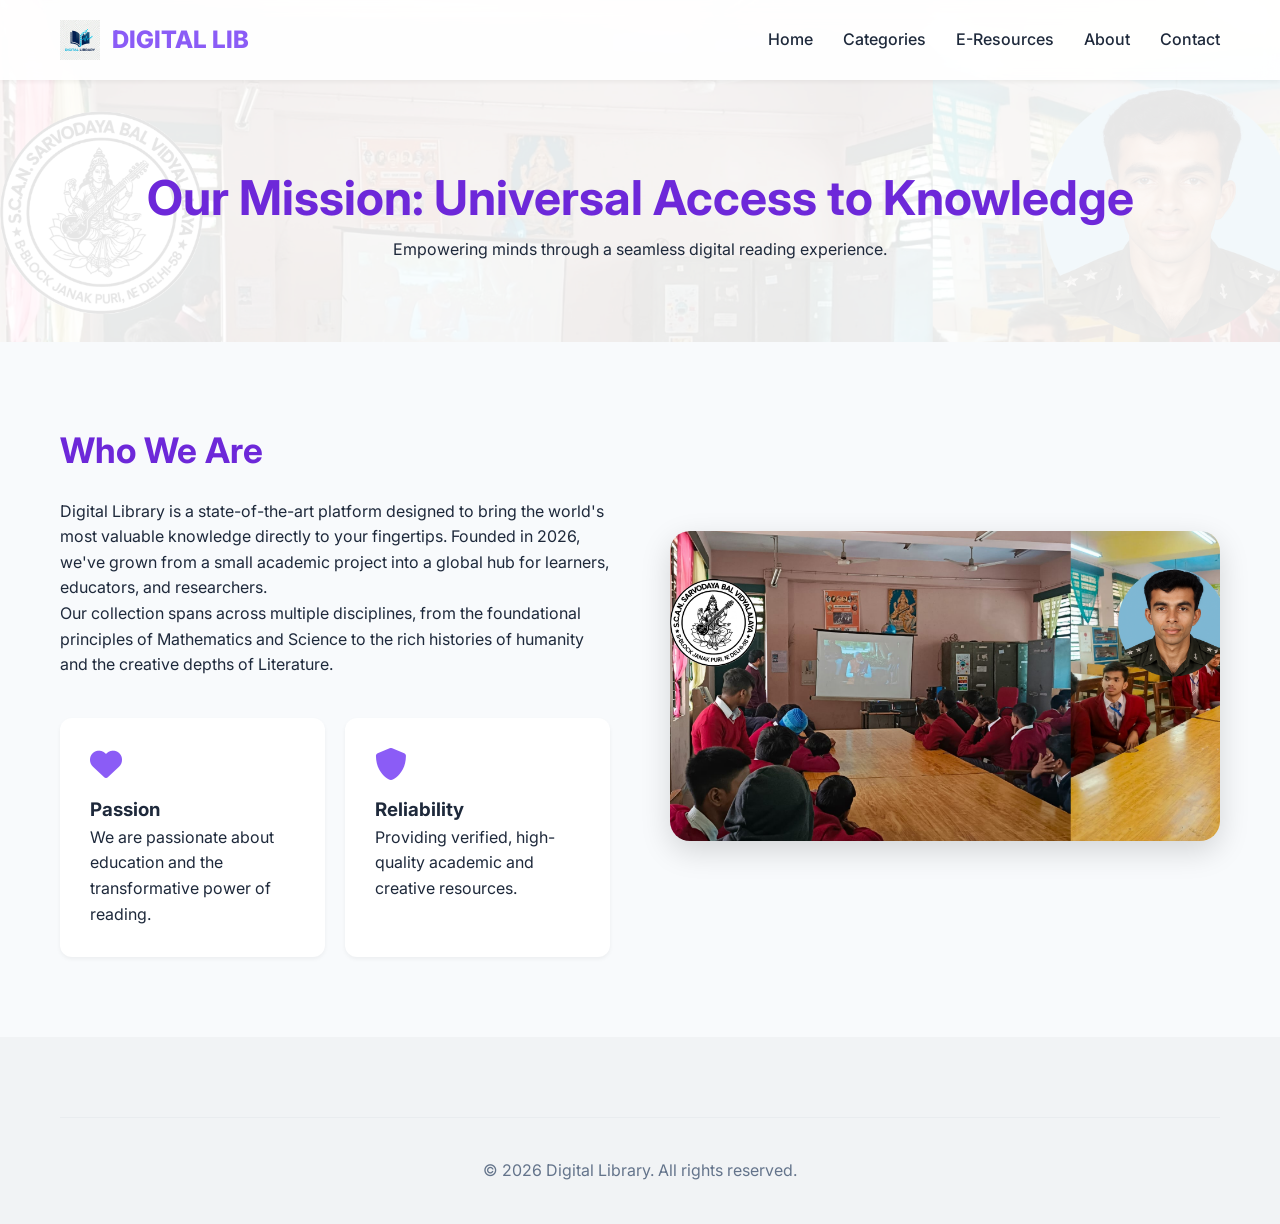
<file: about.html>
<!DOCTYPE html>
<html lang="en">

<head>
    <meta charset="UTF-8">
    <meta name="viewport" content="width=device-width, initial-scale=1.0">
    <title>About Us | Digital Library</title>
    <link rel="icon" type="image/png" href="favicon.png">
    <link href="https://fonts.googleapis.com/css2?family=Inter:wght@400;500;600;700;800&display=swap" rel="stylesheet">
    <link rel="stylesheet" href="https://cdnjs.cloudflare.com/ajax/libs/font-awesome/6.0.0/css/all.min.css">
    <link rel="stylesheet" href="assets/css/style.css">
</head>

<body>

    <nav class="navbar">
        <div class="container">
            <a href="index.html" class="logo">
                <img src="assets/images/logo.png" alt="Logo">
                <span>DIGITAL LIB</span>
            </a>
            <button class="nav-toggle"><i class="fas fa-bars"></i></button>
            <ul class="nav-links">
                <li><a href="index.html">Home</a></li>
                <li><a href="categories.html">Categories</a></li>
                <li><a href="e-resources.html">E-Resources</a></li>
                <li><a href="about.html" class="active">About</a></li>
                <li><a href="contact.html">Contact</a></li>
            </ul>
        </div>
    </nav>

    <section class="about-hero fade-in-up">
        <div class="container">
            <h1>Our Mission: Universal Access to Knowledge</h1>
            <p>Empowering minds through a seamless digital reading experience.</p>
        </div>
    </section>

    <section class="about-content">
        <div class="container">
            <div class="about-grid">
                <div class="about-text">
                    <h2>Who We Are</h2>
                    <p>Digital Library is a state-of-the-art platform designed to bring the world's most valuable
                        knowledge directly to your fingertips. Founded in 2026, we've grown from a small academic
                        project into a global hub for learners, educators, and researchers.</p>
                    <p>Our collection spans across multiple disciplines, from the foundational principles of Mathematics
                        and Science to the rich histories of humanity and the creative depths of Literature.</p>

                    <div class="value-cards">
                        <div class="value-card">
                            <i class="fas fa-heart"></i>
                            <h3>Passion</h3>
                            <p>We are passionate about education and the transformative power of reading.</p>
                        </div>
                        <div class="value-card">
                            <i class="fas fa-shield-alt"></i>
                            <h3>Reliability</h3>
                            <p>Providing verified, high-quality academic and creative resources.</p>
                        </div>
                    </div>
                </div>
                <div class="about-image">
                    <img src="Image/scan.png" alt="Library Scene">
                </div>
            </div>
        </div>
    </section>

    <footer>
        <div class="container">
            <div class="footer-bottom">
                <p>&copy; 2026 Digital Library. All rights reserved.</p>
            </div>
        </div>
    </footer>

    <style>
        .about-hero {
            padding: 160px 0 80px;
            background: linear-gradient(rgba(255, 255, 255, 0.9), rgba(255, 255, 255, 0.9)), url('Image/scan.png');
            background-size: cover;
            text-align: center;
        }

        .about-hero h1 {
            font-size: 3rem;
            color: var(--primary-dark);
        }

        .about-content {
            padding: 80px 0;
        }

        .about-grid {
            display: grid;
            grid-template-columns: 1fr 1fr;
            gap: 60px;
            align-items: center;
        }

        .about-text h2 {
            font-size: 2.2rem;
            margin-bottom: 20px;
            color: var(--primary-dark);
        }

        .about-image img {
            width: 100%;
            border-radius: var(--radius-lg);
            box-shadow: var(--shadow-lg);
        }

        .value-cards {
            display: grid;
            grid-template-columns: 1fr 1fr;
            gap: 20px;
            margin-top: 40px;
        }

        .value-card {
            padding: 30px;
            background: var(--bg-white);
            border-radius: var(--radius-md);
            box-shadow: var(--shadow-sm);
        }

        .value-card i {
            font-size: 2rem;
            color: var(--primary);
            margin-bottom: 15px;
        }

        @media (max-width: 768px) {
            .about-grid {
                grid-template-columns: 1fr;
            }

            .about-hero h1 {
                font-size: 2rem;
            }
        }
    </style>

    <script>
        document.addEventListener('DOMContentLoaded', () => {
            // Mobile Menu Logic
            const toggle = document.querySelector('.nav-toggle');
            const navLinks = document.querySelector('.nav-links');
            if (toggle && navLinks) {
                toggle.addEventListener('click', () => {
                    navLinks.classList.toggle('active');
                    const icon = toggle.querySelector('i');
                    if (navLinks.classList.contains('active')) {
                        icon.classList.replace('fa-bars', 'fa-times');
                    } else {
                        icon.classList.replace('fa-times', 'fa-bars');
                    }
                });
            }
        });
    </script>
</body>

</html>
</file>
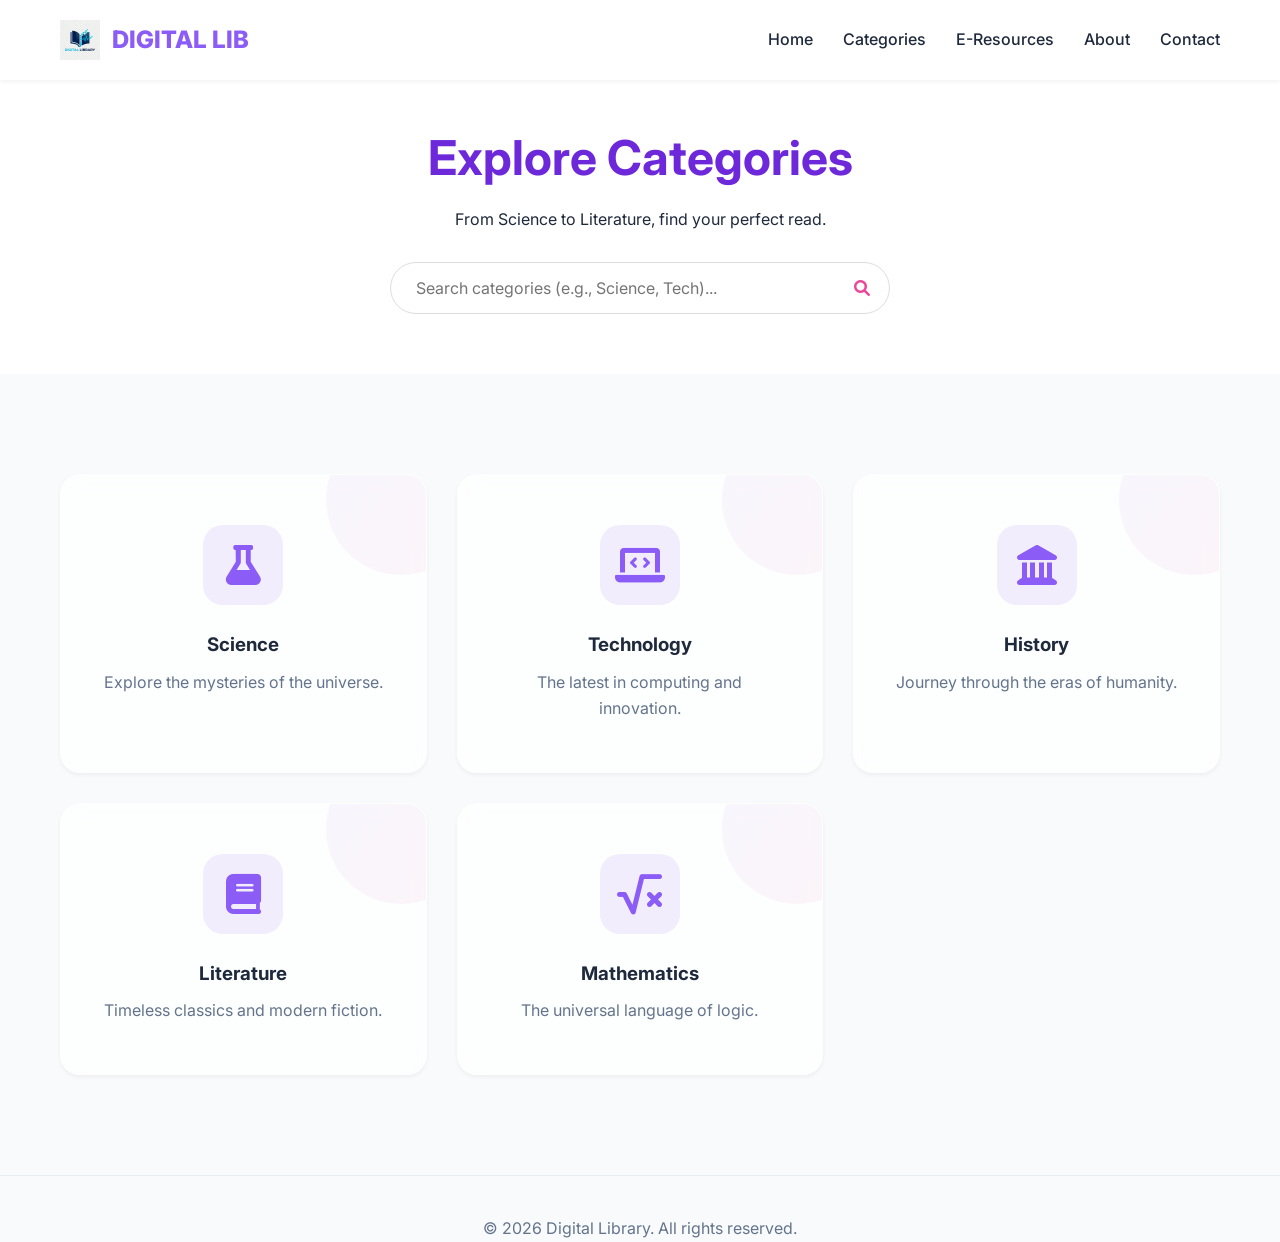
<file: categories.html>
<!DOCTYPE html>
<html lang="en">
<head>
    <meta charset="UTF-8">
    <meta name="viewport" content="width=device-width, initial-scale=1.0">
    <title>Categories | Digital Library</title>
    <link rel="icon" type="image/png" href="favicon.png">
    <link href="https://fonts.googleapis.com/css2?family=Inter:wght@400;500;600;700;800&display=swap" rel="stylesheet">
    <link rel="stylesheet" href="https://cdnjs.cloudflare.com/ajax/libs/font-awesome/6.0.0/css/all.min.css">
    <link rel="stylesheet" href="assets/css/style.css">
</head>
<body>

    <!-- Header / Navbar -->
    <nav class="navbar">
        <div class="container">
            <a href="index.html" class="logo">
                <img src="assets/images/logo.png" alt="Logo">
                <span>DIGITAL LIB</span>
            </a>
            <button class="nav-toggle"><i class="fas fa-bars"></i></button>
            <ul class="nav-links">
                <li><a href="index.html">Home</a></li>
                <li><a href="categories.html" class="active">Categories</a></li>
                <li><a href="e-resources.html">E-Resources</a></li>
                <li><a href="about.html">About</a></li>
                <li><a href="contact.html">Contact</a></li>
            </ul>
        </div>
    </nav>

    <!-- Categories Header -->
    <section class="category-hero">
        <div class="container">
            <h1>Explore Categories</h1>
            <p>From Science to Literature, find your perfect read.</p>
            <div class="category-search">
                <input type="text" id="cat-search" placeholder="Search categories (e.g., Science, Tech)...">
                <i class="fas fa-search"></i>
            </div>
        </div>
    </section>

    <!-- Categories Grid -->
    <section class="categories-display">
        <div class="container">
            <div id="all-categories-grid" class="categories-grid">
                <!-- Categories will be injected here -->
            </div>
        </div>
    </section>

                <div class="footer-bottom">
                    <p>&copy; 2026 Digital Library. All rights reserved.</p>
                </div>

    <!-- Scripts -->
    <script src="assets/js/data.js"></script>
    <script>
        document.addEventListener('DOMContentLoaded', () => {
            const grid = document.getElementById('all-categories-grid');
            
            function renderCats(filter = '') {
                grid.innerHTML = '';
                const filtered = libraryData.categories.filter(c => 
                    c.name.toLowerCase().includes(filter.toLowerCase()) ||
                    c.description.toLowerCase().includes(filter.toLowerCase())
                );

                filtered.forEach(cat => {
                    const card = document.createElement('div');
                    card.className = 'category-card';
                    card.onclick = () => { window.location.href = `category.html?id=${cat.id}`; };
                    card.innerHTML = `
                        <div class="category-icon-wrapper">
                            <i class="${cat.icon}"></i>
                        </div>
                        <h3>${cat.name}</h3>
                        <p>${cat.description}</p>
                    `;
                    grid.appendChild(card);
                });
            }

            renderCats();

            // Search logic
            const searchInput = document.getElementById('cat-search');
            searchInput.addEventListener('input', (e) => {
                renderCats(e.target.value);
            });

            // Mobile Menu Logic for this page
            const toggle = document.querySelector('.nav-toggle');
            const navLinks = document.querySelector('.nav-links');
            toggle.addEventListener('click', () => {
                navLinks.classList.toggle('active');
                const icon = toggle.querySelector('i');
                if (navLinks.classList.contains('active')) {
                    icon.classList.replace('fa-bars', 'fa-times');
                } else {
                    icon.classList.replace('fa-times', 'fa-bars');
                }
            });
        });
    </script>
</body>
</html>
</file>
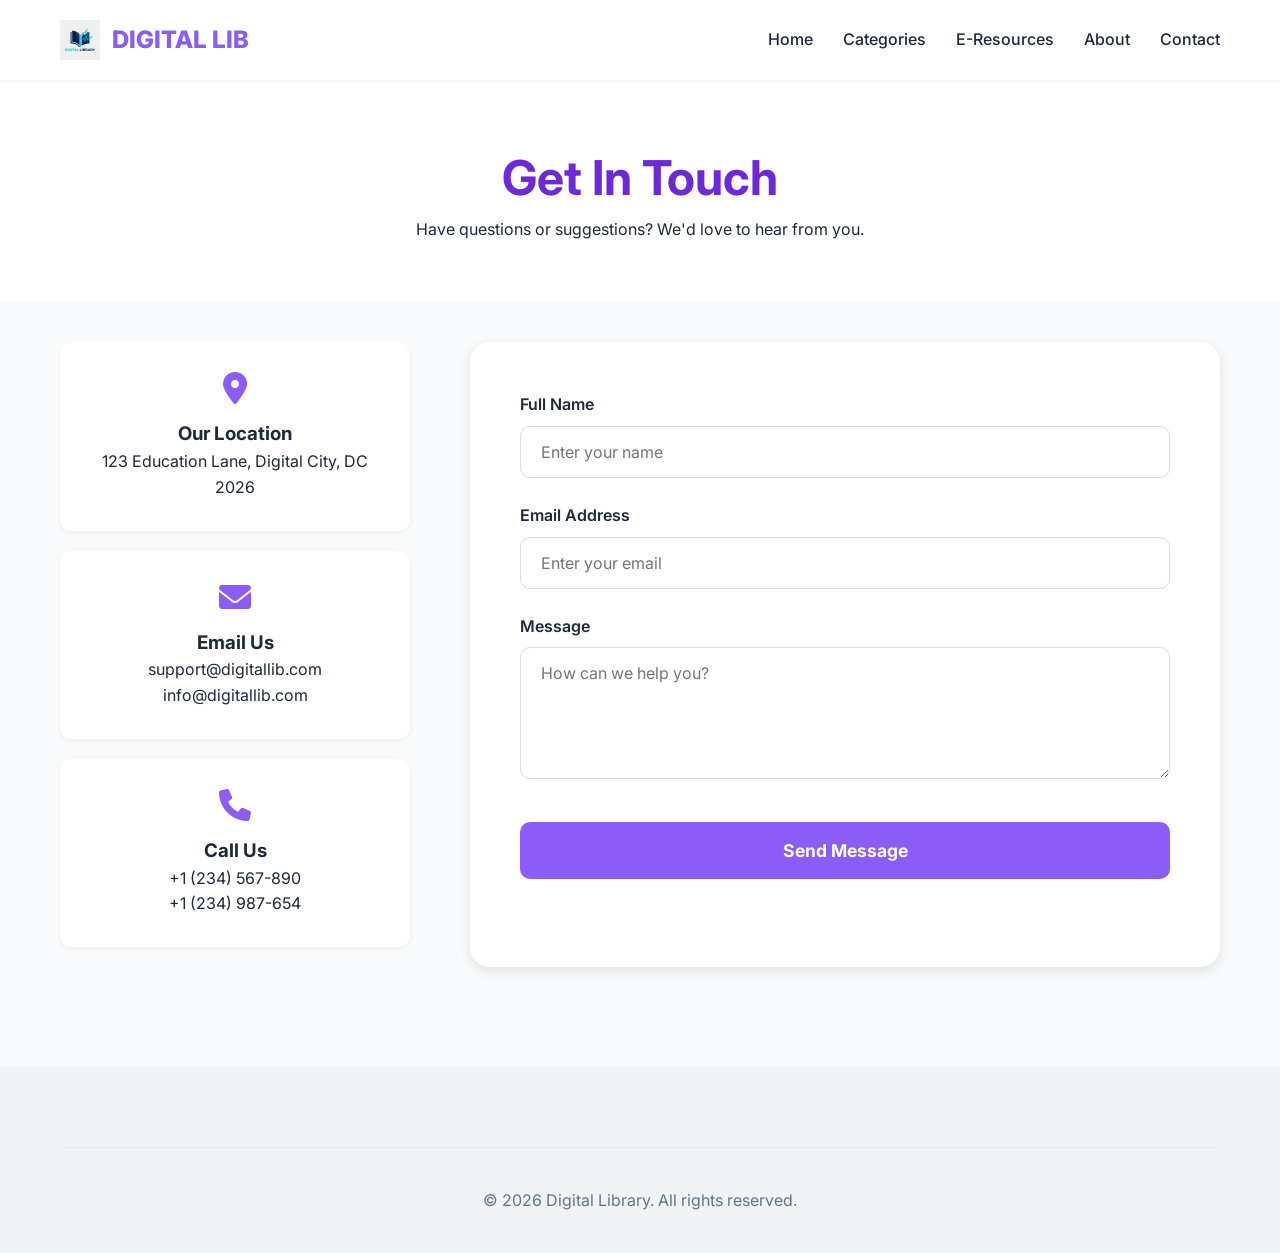
<file: contact.html>
<!DOCTYPE html>
<html lang="en">
<head>
    <meta charset="UTF-8">
    <meta name="viewport" content="width=device-width, initial-scale=1.0">
    <title>Contact Us | Digital Library</title>
    <link rel="icon" type="image/png" href="favicon.png">
    <link href="https://fonts.googleapis.com/css2?family=Inter:wght@400;500;600;700;800&display=swap" rel="stylesheet">
    <link rel="stylesheet" href="https://cdnjs.cloudflare.com/ajax/libs/font-awesome/6.0.0/css/all.min.css">
    <link rel="stylesheet" href="assets/css/style.css">
</head>
<body>

    <nav class="navbar">
        <div class="container">
            <a href="index.html" class="logo">
                <img src="assets/images/logo.png" alt="Logo">
                <span>DIGITAL LIB</span>
            </a>
            <button class="nav-toggle"><i class="fas fa-bars"></i></button>
            <ul class="nav-links">
                <li><a href="index.html">Home</a></li>
                <li><a href="categories.html">Categories</a></li>
                <li><a href="e-resources.html">E-Resources</a></li>
                <li><a href="about.html">About</a></li>
                <li><a href="contact.html" class="active">Contact</a></li>
            </ul>
        </div>
    </nav>

    <section class="contact-hero">
        <div class="container">
            <h1>Get In Touch</h1>
            <p>Have questions or suggestions? We'd love to hear from you.</p>
        </div>
    </section>

    <section class="contact-section">
        <div class="container">
            <div class="contact-grid">
                <div class="contact-info-cards">
                    <div class="info-card">
                        <i class="fas fa-map-marker-alt"></i>
                        <h3>Our Location</h3>
                        <p>123 Education Lane, Digital City, DC 2026</p>
                    </div>
                    <div class="info-card">
                        <i class="fas fa-envelope"></i>
                        <h3>Email Us</h3>
                        <p>support@digitallib.com<br>info@digitallib.com</p>
                    </div>
                    <div class="info-card">
                        <i class="fas fa-phone"></i>
                        <h3>Call Us</h3>
                        <p>+1 (234) 567-890<br>+1 (234) 987-654</p>
                    </div>
                </div>

                <div class="contact-form-container">
                    <form id="contact-form">
                        <div class="form-group">
                            <label>Full Name</label>
                            <input type="text" id="name" placeholder="Enter your name" required>
                        </div>
                        <div class="form-group">
                            <label>Email Address</label>
                            <input type="email" id="email" placeholder="Enter your email" required>
                        </div>
                        <div class="form-group">
                            <label>Message</label>
                            <textarea id="message" rows="5" placeholder="How can we help you?" required></textarea>
                        </div>
                        <button type="submit" class="submit-btn">Send Message</button>
                    </form>
                    <div id="form-success" class="form-alert success" style="display: none;">
                        <i class="fas fa-check-circle"></i>
                        <p>Message sent successfully! We'll get back to you soon.</p>
                    </div>
                </div>
            </div>
        </div>
    </section>

    <footer>
        <div class="container">
            <div class="footer-bottom">
                <p>&copy; 2026 Digital Library. All rights reserved.</p>
            </div>
        </div>
    </footer>

    <style>
        .contact-hero { padding: 140px 0 60px; text-align: center; background: var(--bg-white); }
        .contact-hero h1 { font-size: 3rem; color: var(--primary-dark); }
        .contact-section { padding: 40px 0 100px; }
        .contact-grid { display: grid; grid-template-columns: 350px 1fr; gap: 60px; }
        .info-card { padding: 30px; background: white; border-radius: var(--radius-md); box-shadow: var(--shadow-sm); margin-bottom: 20px; text-align: center; }
        .info-card i { font-size: 2rem; color: var(--primary); margin-bottom: 15px; }
        .contact-form-container { background: white; padding: 50px; border-radius: var(--radius-lg); box-shadow: var(--shadow-md); }
        .form-group { margin-bottom: 25px; }
        .form-group label { display: block; margin-bottom: 8px; font-weight: 600; color: var(--text-main); }
        .form-group input, .form-group textarea { width: 100%; padding: 15px 20px; border: 1px solid #ddd; border-radius: 10px; font-size: 1rem; transition: var(--transition); }
        .form-group input:focus, .form-group textarea:focus { border-color: var(--primary); outline: none; box-shadow: 0 0 0 3px rgba(0,102,204,0.1); }
        .submit-btn { width: 100%; background: var(--primary); color: white; padding: 18px; border-radius: 10px; font-size: 1.1rem; font-weight: 700; margin-top: 10px; }
        .submit-btn:hover { background: var(--primary-dark); transform: translateY(-2px); }
        .form-alert { padding: 20px; border-radius: 10px; margin-top: 20px; display: flex; align-items: center; gap: 15px; }
        .form-alert.success { background: #d4edda; color: #155724; border: 1px solid #c3e6cb; }
        @media (max-width: 768px) {
            .contact-grid { grid-template-columns: 1fr; }
            .contact-form-container { padding: 30px; }
        }
    </style>

    <script>
        document.addEventListener('DOMContentLoaded', () => {
             // Mobile Menu Logic
            const toggle = document.querySelector('.nav-toggle');
            const navLinks = document.querySelector('.nav-links');
            if (toggle && navLinks) {
                toggle.addEventListener('click', () => {
                    navLinks.classList.toggle('active');
                    const icon = toggle.querySelector('i');
                    if (navLinks.classList.contains('active')) {
                        icon.classList.replace('fa-bars', 'fa-times');
                    } else {
                        icon.classList.replace('fa-times', 'fa-bars');
                    }
                });
            }

            document.getElementById('contact-form').addEventListener('submit', function(e) {
                e.preventDefault();
                this.style.display = 'none';
                document.getElementById('form-success').style.display = 'flex';
            });
        });
    </script>
</body>
</html>
</file>
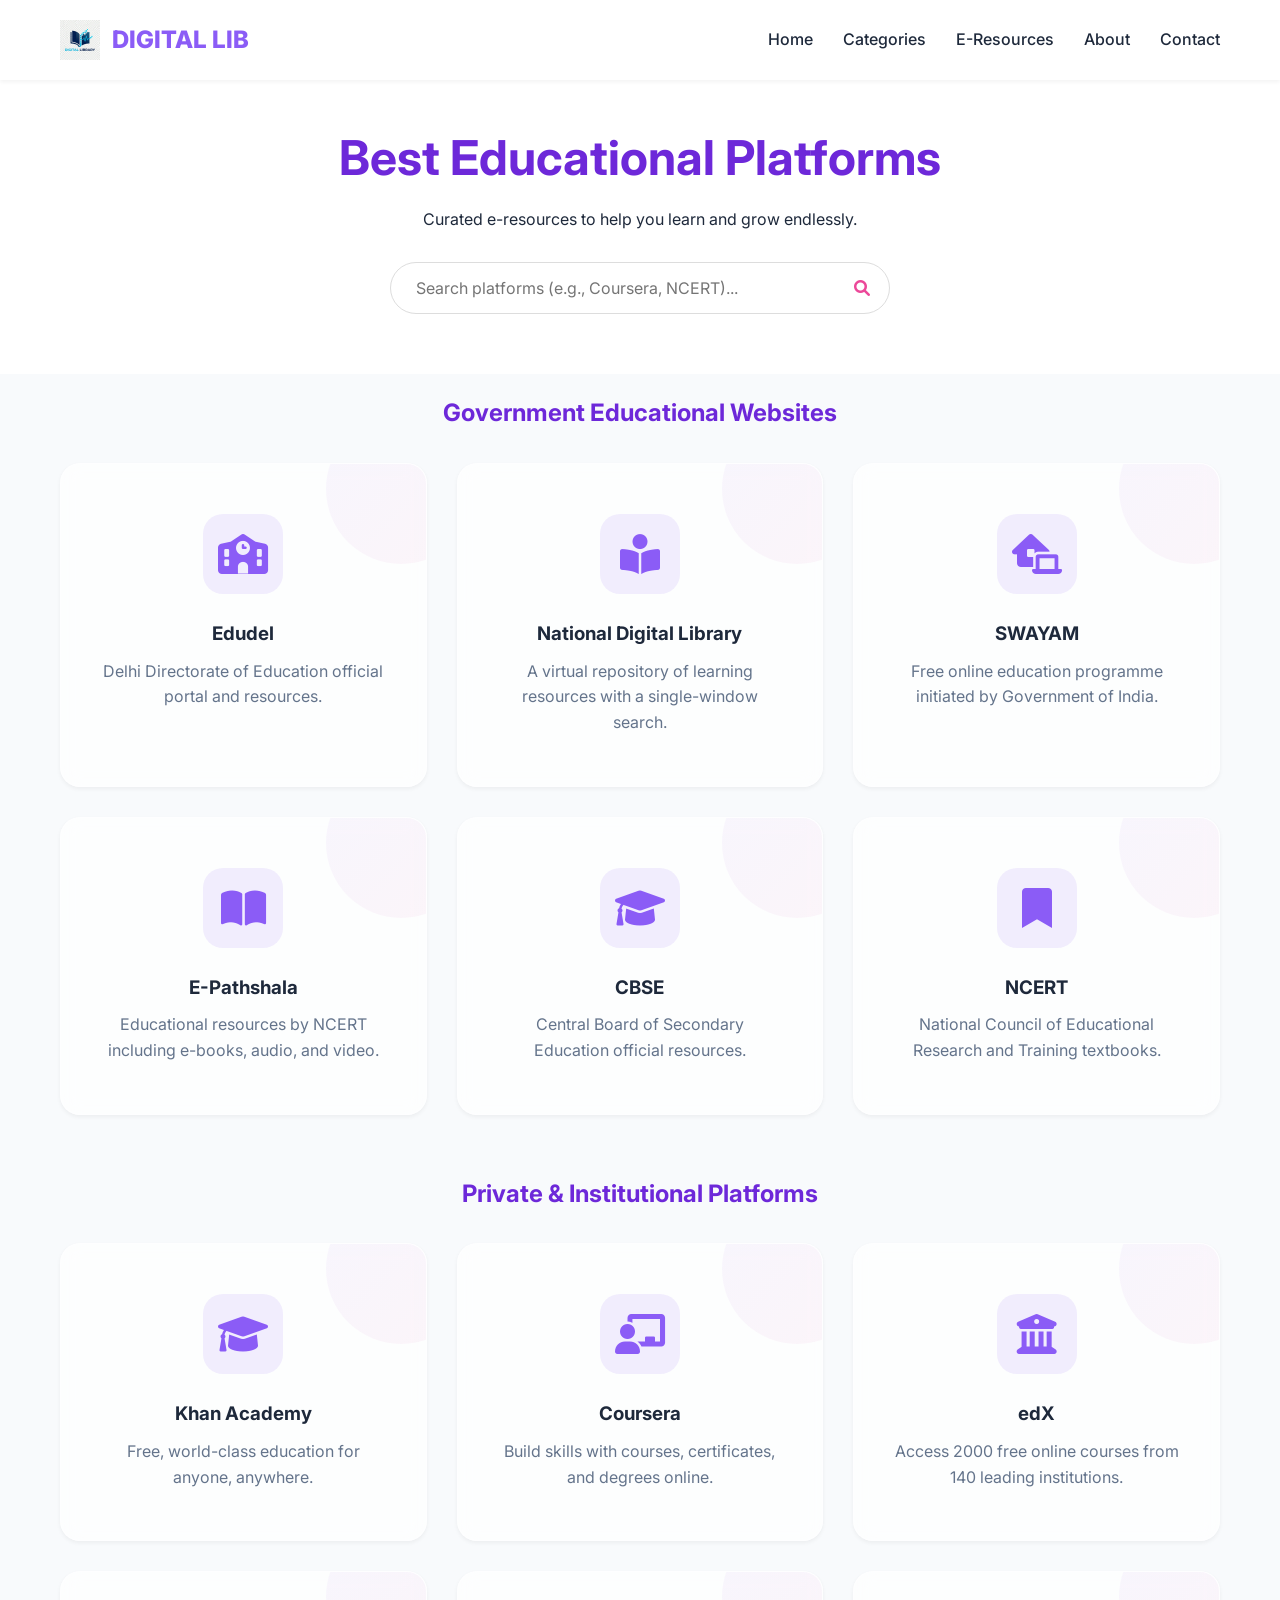
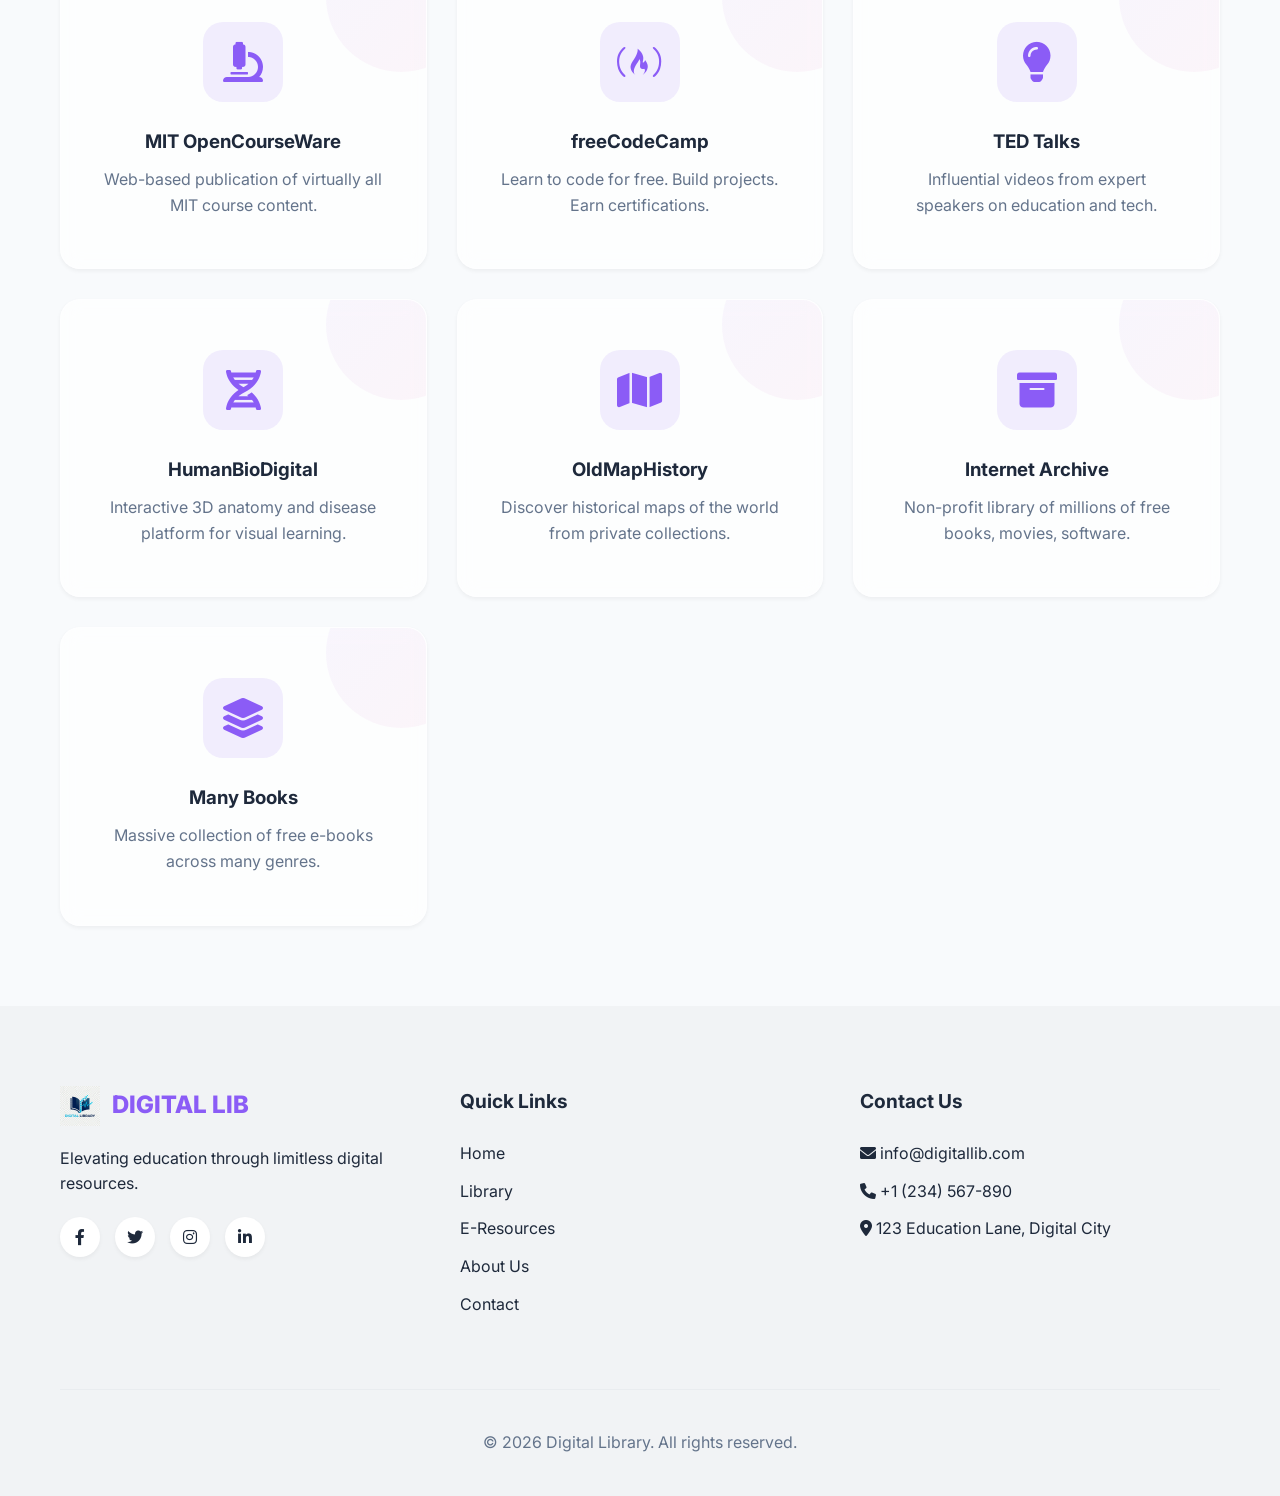
<file: e-resources.html>
<!DOCTYPE html>
<html lang="en">
<head>
    <meta charset="UTF-8">
    <meta name="viewport" content="width=device-width, initial-scale=1.0">
    <title>E-Resources | Digital Library</title>
    <link rel="icon" type="image/png" href="favicon.png">
    <link href="https://fonts.googleapis.com/css2?family=Inter:wght@400;500;600;700;800&display=swap" rel="stylesheet">
    <link rel="stylesheet" href="https://cdnjs.cloudflare.com/ajax/libs/font-awesome/6.0.0/css/all.min.css">
    <link rel="stylesheet" href="assets/css/style.css">
</head>
<body>

    <!-- Header / Navbar -->
    <nav class="navbar">
        <div class="container">
            <a href="index.html" class="logo">
                <img src="assets/images/logo.png" alt="Logo">
                <span>DIGITAL LIB</span>
            </a>
            <button class="nav-toggle"><i class="fas fa-bars"></i></button>
            <ul class="nav-links">
                <li><a href="index.html">Home</a></li>
                <li><a href="categories.html">Categories</a></li>
                <li><a href="e-resources.html" class="active">E-Resources</a></li>
                <li><a href="about.html">About</a></li>
                <li><a href="contact.html">Contact</a></li>
            </ul>
        </div>
    </nav>

    <!-- Hero -->
    <section class="category-hero">
        <div class="container">
            <h1>Best Educational Platforms</h1>
            <p>Curated e-resources to help you learn and grow endlessly.</p>
            <div class="category-search">
                <input type="text" id="resource-search" placeholder="Search platforms (e.g., Coursera, NCERT)...">
                <i class="fas fa-search"></i>
            </div>
        </div>
    </section>

    <!-- Govt Websites Grid -->
    <section class="categories-display" style="padding-top: 20px; padding-bottom: 40px;">
        <div class="container">
            <h2 style="margin-bottom: 30px; text-align: center; color: var(--primary-dark);">Government Educational Websites</h2>
            <div class="categories-grid">
                
                <div class="category-card" onclick="window.open('https://www.edudel.nic.in/', '_blank')">
                    <div class="category-icon-wrapper">
                        <i class="fas fa-school"></i>
                    </div>
                    <h3>Edudel</h3>
                    <p>Delhi Directorate of Education official portal and resources.</p>
                </div>

                <div class="category-card" onclick="window.open('https://ndl.iitkgp.ac.in/', '_blank')">
                    <div class="category-icon-wrapper">
                        <i class="fas fa-book-reader"></i>
                    </div>
                    <h3>National Digital Library</h3>
                    <p>A virtual repository of learning resources with a single-window search.</p>
                </div>

                <div class="category-card" onclick="window.open('https://swayam.gov.in/', '_blank')">
                    <div class="category-icon-wrapper">
                        <i class="fas fa-laptop-house"></i>
                    </div>
                    <h3>SWAYAM</h3>
                    <p>Free online education programme initiated by Government of India.</p>
                </div>

                <div class="category-card" onclick="window.open('https://epathshala.nic.in/', '_blank')">
                    <div class="category-icon-wrapper">
                        <i class="fas fa-book-open"></i>
                    </div>
                    <h3>E-Pathshala</h3>
                    <p>Educational resources by NCERT including e-books, audio, and video.</p>
                </div>

                <div class="category-card" onclick="window.open('https://www.cbse.gov.in/', '_blank')">
                    <div class="category-icon-wrapper">
                        <i class="fas fa-graduation-cap"></i>
                    </div>
                    <h3>CBSE</h3>
                    <p>Central Board of Secondary Education official resources.</p>
                </div>

                <div class="category-card" onclick="window.open('https://ncert.nic.in/', '_blank')">
                    <div class="category-icon-wrapper">
                        <i class="fas fa-bookmark"></i>
                    </div>
                    <h3>NCERT</h3>
                    <p>National Council of Educational Research and Training textbooks.</p>
                </div>

            </div>
        </div>
    </section>

    <!-- Private Websites Grid -->
    <section class="categories-display" style="padding-top: 20px; padding-bottom: 80px;">
        <div class="container">
            <h2 style="margin-bottom: 30px; text-align: center; color: var(--primary-dark);">Private & Institutional Platforms</h2>
            <div class="categories-grid">

                <div class="category-card" onclick="window.open('https://www.khanacademy.org', '_blank')">
                    <div class="category-icon-wrapper">
                        <i class="fas fa-graduation-cap"></i>
                    </div>
                    <h3>Khan Academy</h3>
                    <p>Free, world-class education for anyone, anywhere.</p>
                </div>
                
                <div class="category-card" onclick="window.open('https://www.coursera.org', '_blank')">
                    <div class="category-icon-wrapper">
                        <i class="fas fa-chalkboard-teacher"></i>
                    </div>
                    <h3>Coursera</h3>
                    <p>Build skills with courses, certificates, and degrees online.</p>
                </div>
                
                <div class="category-card" onclick="window.open('https://www.edx.org', '_blank')">
                    <div class="category-icon-wrapper">
                        <i class="fas fa-university"></i>
                    </div>
                    <h3>edX</h3>
                    <p>Access 2000 free online courses from 140 leading institutions.</p>
                </div>
                
                <div class="category-card" onclick="window.open('https://ocw.mit.edu', '_blank')">
                    <div class="category-icon-wrapper">
                        <i class="fas fa-microscope"></i>
                    </div>
                    <h3>MIT OpenCourseWare</h3>
                    <p>Web-based publication of virtually all MIT course content.</p>
                </div>
                
                <div class="category-card" onclick="window.open('https://www.freecodecamp.org', '_blank')">
                    <div class="category-icon-wrapper">
                        <i class="fab fa-free-code-camp"></i>
                    </div>
                    <h3>freeCodeCamp</h3>
                    <p>Learn to code for free. Build projects. Earn certifications.</p>
                </div>

                <div class="category-card" onclick="window.open('https://www.ted.com', '_blank')">
                    <div class="category-icon-wrapper">
                        <i class="fas fa-lightbulb"></i>
                    </div>
                    <h3>TED Talks</h3>
                    <p>Influential videos from expert speakers on education and tech.</p>
                </div>
                
                <div class="category-card" onclick="window.open('https://www.biodigital.com/', '_blank')">
                    <div class="category-icon-wrapper">
                        <i class="fas fa-dna"></i>
                    </div>
                    <h3>HumanBioDigital</h3>
                    <p>Interactive 3D anatomy and disease platform for visual learning.</p>
                </div>

                <div class="category-card" onclick="window.open('https://www.oldmapsonline.org/', '_blank')">
                    <div class="category-icon-wrapper">
                        <i class="fas fa-map"></i>
                    </div>
                    <h3>OldMapHistory</h3>
                    <p>Discover historical maps of the world from private collections.</p>
                </div>

                <div class="category-card" onclick="window.open('https://archive.org/', '_blank')">
                    <div class="category-icon-wrapper">
                        <i class="fas fa-archive"></i>
                    </div>
                    <h3>Internet Archive</h3>
                    <p>Non-profit library of millions of free books, movies, software.</p>
                </div>

                <div class="category-card" onclick="window.open('https://manybooks.net/', '_blank')">
                    <div class="category-icon-wrapper">
                        <i class="fas fa-layer-group"></i>
                    </div>
                    <h3>Many Books</h3>
                    <p>Massive collection of free e-books across many genres.</p>
                </div>

            </div>
        </div>
    </section>

    <!-- Footer -->
    <footer>
        <div class="container">
            <div class="footer-grid">
                <div class="footer-info">
                    <div class="logo footer-logo">
                        <img src="assets/images/logo.png" alt="Logo">
                        <span>DIGITAL LIB</span>
                    </div>
                    <p>Elevating education through limitless digital resources.</p>
                    <div class="social-icons">
                        <a href="#"><i class="fab fa-facebook-f"></i></a>
                        <a href="#"><i class="fab fa-twitter"></i></a>
                        <a href="#"><i class="fab fa-instagram"></i></a>
                        <a href="#"><i class="fab fa-linkedin-in"></i></a>
                    </div>
                </div>
                <div class="footer-links">
                    <h4>Quick Links</h4>
                    <ul>
                        <li><a href="index.html">Home</a></li>
                        <li><a href="categories.html">Library</a></li>
                        <li><a href="e-resources.html">E-Resources</a></li>
                        <li><a href="about.html">About Us</a></li>
                        <li><a href="contact.html">Contact</a></li>
                    </ul>
                </div>
                <div class="footer-links">
                    <h4>Contact Us</h4>
                    <ul>
                        <li><i class="fas fa-envelope"></i> info@digitallib.com</li>
                        <li><i class="fas fa-phone"></i> +1 (234) 567-890</li>
                        <li><i class="fas fa-map-marker-alt"></i> 123 Education Lane, Digital City</li>
                    </ul>
                </div>
            </div>
            <div class="footer-bottom">
                <p>&copy; 2026 Digital Library. All rights reserved.</p>
            </div>
        </div>
    </footer>

    <!-- Scripts -->
    <script src="assets/js/main.js"></script>
    <script>
        document.addEventListener('DOMContentLoaded', () => {
            const searchInput = document.getElementById('resource-search');
            const cards = document.querySelectorAll('.category-card');

            if (searchInput) {
                searchInput.addEventListener('input', (e) => {
                    const query = e.target.value.toLowerCase();
                    cards.forEach(card => {
                        const title = card.querySelector('h3').innerText.toLowerCase();
                        const desc = card.querySelector('p').innerText.toLowerCase();
                        if (title.includes(query) || desc.includes(query)) {
                            card.style.display = ''; // Reset to original display
                        } else {
                            card.style.display = 'none';
                        }
                    });
                });
            }
        });
    </script>
</body>
</html>
</file>
<file: assets/css/style.css>
/* Design System & Variables */
:root {
    --primary: #8b5cf6; /* Vibrant Purple */
    --primary-dark: #6d28d9;
    --primary-light: rgba(139, 92, 246, 0.1);
    --secondary: #ec4899; /* Vibrant Pink */
    --accent: #06b6d4; /* Vibrant Cyan */
    --bg-light: #f8fafc; /* Cooler, lighter base */
    --bg-white: #ffffff;
    --text-main: #1e293b;
    --text-muted: #64748b;
    --gradient-brand: linear-gradient(135deg, #8b5cf6 0%, #ec4899 100%);
    --shadow-sm: 0 2px 4px rgba(0, 0, 0, 0.05);
    --shadow-md: 0 4px 12px rgba(0, 0, 0, 0.1);
    --shadow-lg: 0 10px 30px rgba(0, 0, 0, 0.15);
    --radius-sm: 8px;
    --radius-md: 12px;
    --radius-lg: 20px;
    --transition: all 0.3s cubic-bezier(0.4, 0, 0.2, 1);
}

/* Base Styles */
* {
    margin: 0;
    padding: 0;
    box-sizing: border-box;
    font-family: 'Inter', system-ui, -apple-system, sans-serif;
}

body {
    background-color: var(--bg-light);
    color: var(--text-main);
    line-height: 1.6;
    overflow-x: hidden;
}

a {
    text-decoration: none;
    color: inherit;
    transition: var(--transition);
}

ul {
    list-style: none;
}

button {
    cursor: pointer;
    border: none;
    outline: none;
    background: none;
    transition: var(--transition);
}

.container {
    max-width: 1200px;
    margin: 0 auto;
    padding: 0 20px;
}

/* Navbar */
.navbar {
    position: fixed;
    top: 0;
    left: 0;
    width: 100%;
    height: 80px;
    background: rgba(255, 255, 255, 0.9);
    backdrop-filter: blur(10px);
    display: flex;
    align-items: center;
    z-index: 1000;
    box-shadow: var(--shadow-sm);
}

.navbar .container {
    display: flex;
    justify-content: space-between;
    align-items: center;
    width: 100%;
}

.nav-toggle {
    display: none;
    font-size: 1.5rem;
    color: var(--primary);
}

.logo {
    display: flex;
    align-items: center;
    gap: 12px;
    font-size: 1.5rem;
    font-weight: 800;
    color: var(--primary);
}

.logo img {
    height: 40px;
    width: 40px;
    object-fit: contain;
}

.nav-links {
    display: flex;
    gap: 30px;
}

.nav-links a {
    font-weight: 500;
    color: var(--text-main);
    position: relative;
}

.nav-links a:after {
    content: '';
    position: absolute;
    bottom: -5px;
    left: 0;
    width: 0;
    height: 2px;
    background: var(--gradient-brand);
    transition: var(--transition);
}

.nav-links a:hover {
    color: var(--primary);
}

.nav-links a:hover:after {
    width: 100%;
}

/* Animations */
@keyframes fadeInUp {
    from {
        opacity: 0;
        transform: translateY(30px);
    }

    to {
        opacity: 1;
        transform: translateY(0);
    }
}

.fade-in-up {
    animation: fadeInUp 0.8s forwards;
}

/* Hero Section */
.hero {
    height: 100vh;
    position: relative;
    display: flex;
    align-items: center;
    justify-content: center;
    text-align: center;
    padding-top: 80px;
    overflow: hidden;
}

.hero-slider-bg {
    position: absolute;
    top: 0;
    left: 0;
    width: 100%;
    height: 100%;
    z-index: -1;
    transition: opacity 1s ease-in-out;
}

.hero-slider-bg img {
    width: 100%;
    height: 100%;
    object-fit: cover;
    position: absolute;
    top: 0;
    left: 0;
    opacity: 0;
    transition: opacity 1s ease-in-out;
}

.hero-slider-bg img.active {
    opacity: 1;
}

.hero::before {
    content: '';
    position: absolute;
    top: 0; left: 0; width: 100%; height: 100%;
    background: linear-gradient(rgba(0,0,0,0.2), rgba(0,0,0,0.4)); /* Much lighter, darker gradient for visibility */
    z-index: 1;
}

.hero-content {
    position: relative;
    z-index: 2;
    max-width: 800px;
    margin: 0 auto;
    padding: 20px;
}

.hero h1 {
    font-size: 4rem;
    font-weight: 800;
    margin-bottom: 20px;
    color: #fff; /* White text for dark image bg */
    text-shadow: 0 4px 10px rgba(0,0,0,0.3);
}

.hero p {
    font-size: 1.4rem;
    color: rgba(255,255,255,0.9);
    margin-bottom: 40px;
}

.search-container {
    max-width: 600px;
    margin: 0 auto;
    position: relative;
}

.search-bar {
    width: 100%;
    padding: 20px 30px;
    border-radius: 50px;
    border: none;
    background: var(--bg-white);
    box-shadow: var(--shadow-lg);
    font-size: 1.1rem;
    padding-right: 80px;
}

.search-btn {
    position: absolute;
    right: 8px;
    top: 50%;
    transform: translateY(-50%);
    background: var(--gradient-brand);
    color: white;
    width: 44px;
    height: 44px;
    border-radius: 50%;
    display: flex;
    align-items: center;
    justify-content: center;
    border: none;
    cursor: pointer;
    transition: var(--transition);
}

.search-btn:hover {
    background: var(--primary-dark);
    transform: translateY(-50%) scale(1.05);
}

/* Sections Global */
section {
    padding: 100px 0;
}

.section-title {
    text-align: center;
    margin-bottom: 60px;
}

.section-title h2 {
    font-size: 2.5rem;
    font-weight: 700;
    color: var(--primary-dark);
}

.section-title p {
    color: var(--text-muted);
    font-size: 1.1rem;
}

/* Trending Books Slider */
.trending-slider {
    position: relative;
    overflow: hidden;
    padding: 20px 0;
}

.slider-container {
    display: grid;
    grid-template-columns: repeat(3, 1fr);
    gap: 40px;
    padding: 30px 0;
}

@media (max-width: 992px) {
    .slider-container {
        grid-template-columns: repeat(2, 1fr);
    }
}

@media (max-width: 768px) {
    .slider-container {
        grid-template-columns: 1fr;
    }
}

.book-card {
    min-width: 250px;
    background: var(--bg-white);
    border-radius: var(--radius-md);
    overflow: hidden;
    box-shadow: var(--shadow-sm);
    transition: var(--transition);
}

.book-card:hover {
    transform: translateY(-10px);
    box-shadow: var(--shadow-lg);
}

.book-img {
    height: 350px;
    overflow: hidden;
}

.book-img img {
    width: 100%;
    height: 100%;
    object-fit: cover;
}

.book-info {
    padding: 20px;
}

.book-info h3 {
    font-size: 1.1rem;
    margin-bottom: 5px;
}

.book-info p {
    color: var(--text-muted);
    font-size: 0.9rem;
}

.slider-nav {
    position: absolute;
    top: 50%;
    transform: translateY(-50%);
    width: 50px;
    height: 50px;
    background: var(--bg-white);
    border-radius: 50%;
    box-shadow: var(--shadow-md);
    display: flex;
    align-items: center;
    justify-content: center;
    z-index: 10;
}

.prev-btn {
    left: 10px;
}

.next-btn {
    right: 10px;
}

/* Achievements */
.achievements {
    background: white;
}

.stats-grid {
    display: grid;
    grid-template-columns: repeat(auto-fit, minmax(200px, 1fr));
    gap: 40px;
}

.stat-card {
    text-align: center;
    padding: 30px;
    background: var(--bg-white);
    border-radius: var(--radius-md);
    box-shadow: var(--shadow-sm);
    transition: var(--transition);
}

.stat-card i {
    font-size: 2.5rem;
    color: var(--primary);
    margin-bottom: 20px;
}

.stat-card h3 {
    font-size: 2.5rem;
    font-weight: 800;
    margin-bottom: 5px;
}

.stat-card p {
    color: var(--text-muted);
}

/* Categories */
.categories-grid {
    display: grid;
    grid-template-columns: repeat(auto-fit, minmax(280px, 1fr));
    gap: 30px;
}

.category-card {
    position: relative;
    padding: 50px 40px;
    background: rgba(255, 255, 255, 0.7);
    backdrop-filter: blur(10px);
    -webkit-backdrop-filter: blur(10px);
    border: 1px solid rgba(255, 255, 255, 0.3);
    border-radius: var(--radius-lg);
    box-shadow: var(--shadow-sm);
    text-align: center;
    transition: var(--transition);
    cursor: pointer;
    overflow: hidden;
}

.category-card::before {
    content: '';
    position: absolute;
    top: -50px;
    right: -50px;
    width: 150px;
    height: 150px;
    background: var(--gradient-brand);
    opacity: 0.05;
    border-radius: 50%;
    transition: var(--transition);
    z-index: 1;
}

.category-card:hover {
    transform: translateY(-10px) scale(1.02);
    box-shadow: var(--shadow-lg);
    background: rgba(255, 255, 255, 0.9);
    border-color: var(--primary);
}

.category-card:hover::before {
    transform: scale(2);
    opacity: 0.1;
}

.category-icon-wrapper {
    width: 80px;
    height: 80px;
    background: var(--primary-light);
    border-radius: 20px;
    display: flex;
    align-items: center;
    justify-content: center;
    margin: 0 auto 25px;
    transition: var(--transition);
    position: relative;
    z-index: 2;
}

.category-card:hover .category-icon-wrapper {
    background: var(--gradient-brand);
    transform: rotate(10deg);
}

.category-card i {
    font-size: 2.5rem;
    color: var(--primary);
    transition: var(--transition);
    z-index: 2;
}

.category-card:hover i {
    color: white;
}

.category-card h3 {
    position: relative;
    z-index: 2;
    margin-bottom: 10px;
}

.category-card p {
    position: relative;
    z-index: 2;
    color: var(--text-muted);
}

/* Footer */
footer {
    background: #f1f3f5;
    padding: 80px 0 40px;
}

.footer-grid {
    display: grid;
    grid-template-columns: repeat(auto-fit, minmax(200px, 1fr));
    gap: 40px;
    margin-bottom: 60px;
}

.footer-logo {
    margin-bottom: 20px;
}

.footer-links h4 {
    margin-bottom: 25px;
    font-size: 1.2rem;
}

.footer-links li {
    margin-bottom: 12px;
}

.footer-bottom {
    text-align: center;
    padding-top: 40px;
    border-top: 1px solid #e9ecef;
    color: var(--text-muted);
}

.social-icons {
    display: flex;
    gap: 15px;
    margin-top: 20px;
}

.social-icons a {
    width: 40px;
    height: 40px;
    background: white;
    border-radius: 50%;
    display: flex;
    align-items: center;
    justify-content: center;
    box-shadow: var(--shadow-sm);
}

/* Category Page Styles */
.category-hero {
    padding: 120px 0 60px;
    background: var(--bg-white);
    text-align: center;
}

.category-hero h1 {
    font-size: 3rem;
    color: var(--primary-dark);
    margin-bottom: 10px;
}

.category-search {
    max-width: 500px;
    margin: 30px auto 0;
    position: relative;
}

.category-search input {
    width: 100%;
    padding: 15px 25px;
    border-radius: 30px;
    border: 1px solid #ddd;
    font-size: 1rem;
    padding-right: 50px;
}

.category-search i {
    position: absolute;
    right: 20px;
    top: 50%;
    transform: translateY(-50%);
    color: var(--secondary);
}

.books-display {
    padding-top: 0;
}

.books-grid {
    display: grid;
    grid-template-columns: repeat(auto-fill, minmax(280px, 1fr));
    gap: 30px;
}

.book-card-alt {
    display: flex;
    background: var(--bg-white);
    border-radius: var(--radius-md);
    overflow: hidden;
    box-shadow: var(--shadow-sm);
    transition: var(--transition);
}

.book-card-alt:hover {
    box-shadow: var(--shadow-md);
    transform: translateY(-5px);
}

.book-img-small {
    width: 120px;
    min-width: 120px;
}

.book-img-small img {
    width: 100%;
    height: 100%;
    object-fit: cover;
}

.book-info-alt {
    padding: 20px;
    display: flex;
    flex-direction: column;
    justify-content: center;
}

.book-info-alt h3 {
    font-size: 1rem;
    margin-bottom: 5px;
}

.book-info-alt p {
    font-size: 0.85rem;
    color: var(--text-muted);
    margin-bottom: 15px;
}

.view-btn {
    background: var(--gradient-brand);
    color: white;
    padding: 8px 15px;
    border-radius: 5px;
    font-size: 0.85rem;
    font-weight: 500;
    align-self: flex-start;
}

.no-results {
    text-align: center;
    padding: 100px 0;
}

.no-results i {
    font-size: 4rem;
    color: #eee;
    margin-bottom: 20px;
}

/* Modal Styles */
.modal {
    position: fixed;
    top: 0;
    left: 0;
    width: 100%;
    height: 100%;
    background: rgba(0, 0, 0, 0.6);
    display: flex;
    align-items: center;
    justify-content: center;
    z-index: 2000;
    opacity: 0;
    visibility: hidden;
    transition: var(--transition);
}

.modal.active {
    opacity: 1;
    visibility: visible;
}

.modal-content {
    background: var(--bg-white);
    width: 90%;
    max-width: 900px;
    border-radius: var(--radius-lg);
    position: relative;
    padding: 40px;
    transform: scale(0.8);
    transition: var(--transition);
}

.modal.active .modal-content {
    transform: scale(1);
}

.close-modal {
    position: absolute;
    right: 25px;
    top: 20px;
    font-size: 2rem;
    cursor: pointer;
    color: var(--secondary);
}

.modal-body {
    display: grid;
    grid-template-columns: 350px 1fr;
    gap: 40px;
}

.book-preview-large img {
    width: 100%;
    border-radius: var(--radius-md);
    box-shadow: var(--shadow-lg);
}

.book-details-large h2 {
    font-size: 2.2rem;
    margin-bottom: 10px;
    color: var(--primary-dark);
}

.book-details-large p {
    font-size: 1.1rem;
    margin-bottom: 15px;
}

.badge {
    display: inline-block;
    padding: 5px 15px;
    background: var(--primary-light);
    color: var(--primary);
    border-radius: 20px;
    font-size: 0.8rem;
    font-weight: 700;
    margin-bottom: 20px;
}

.book-description {
    color: var(--text-muted);
    margin-bottom: 30px;
}

.modal-actions {
    display: flex;
    gap: 20px;
}

.btn-primary {
    background: var(--gradient-brand);
    color: white;
    padding: 15px 30px;
    border-radius: 10px;
    font-weight: 600;
}

.btn-outline {
    border: 1px solid var(--primary);
    color: var(--primary);
    padding: 15px 30px;
    border-radius: 10px;
    font-weight: 600;
}

/* Perfection Pass: Animations */
.reveal {
    opacity: 0;
    transform: translateY(30px);
    transition: all 0.8s ease-out;
}

.reveal.active {
    opacity: 1;
    transform: translateY(0);
}

@keyframes fadeIn {
    from { opacity: 0; }
    to { opacity: 1; }
}

@keyframes slideUp {
    from { transform: translateY(50px); opacity: 0; }
    to { transform: translateY(0); opacity: 1; }
}

.fade-in { animation: fadeIn 1.2s ease forwards; }
.slide-up { animation: slideUp 0.8s cubic-bezier(0.2, 0.8, 0.2, 1) forwards; }

.hero-slider-bg img {
    transition: opacity 1.5s ease-in-out; /* Smoother slider transition */
}

@media (max-width: 768px) {
    .nav-toggle {
        display: block;
    }

    .nav-links {
        display: none;
        position: absolute;
        top: 80px;
        left: 0;
        width: 100%;
        background: white;
        flex-direction: column;
        padding: 20px;
        gap: 15px;
        box-shadow: var(--shadow-md);
        text-align: center;
    }

    .nav-links.active {
        display: flex;
    }

    .hero-content h1 {
        font-size: 2.5rem;
    }

    .modal-body {
        grid-template-columns: 1fr;
    }

    .modal-content {
        padding: 20px;
        height: 90%;
        overflow-y: auto;
    }
}
</file>
